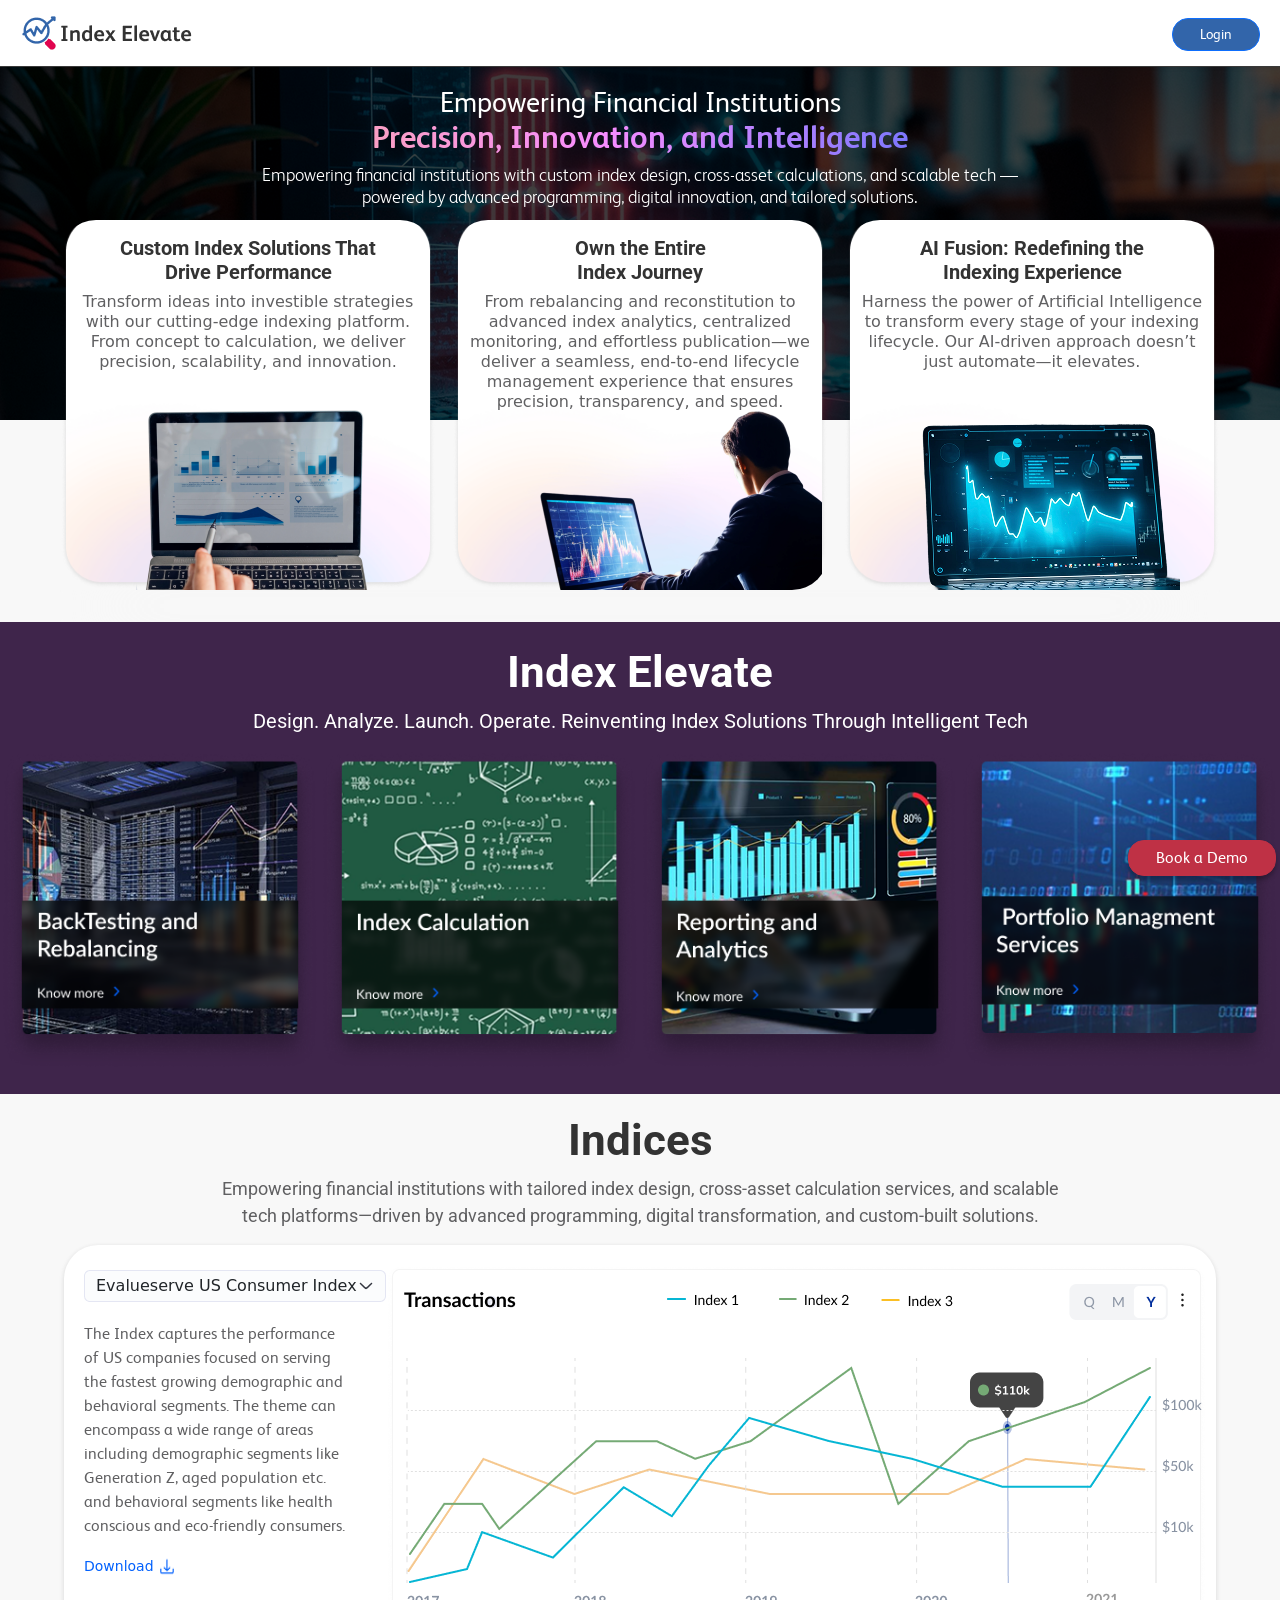
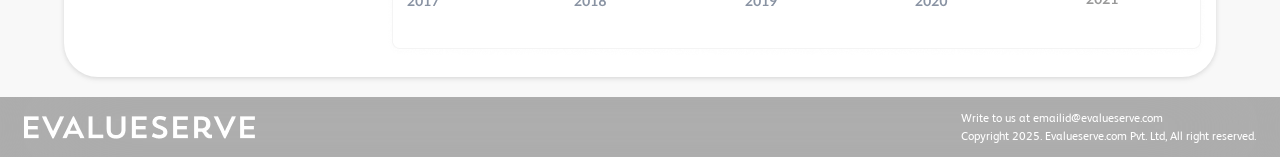
<file: index.html>
<!doctype html>
<html lang="en">
  <head>
    <meta charset="utf-8">
    <meta name="viewport" content="width=device-width, initial-scale=1">
    <title>Index Elevate</title>
    <link href="https://cdn.jsdelivr.net/npm/bootstrap@5.3.8/dist/css/bootstrap.min.css" rel="stylesheet">
    <link href="styles/style.css" rel="stylesheet">
  </head>
  <body>
    <header class="header">
        <div class="logo">
            <img src="images/logo.png" />
        </div>
        <div class="cta">
            <button type="button" onclick="window.location.href='login.html'" class="btn btn-primary btn-default mt-1">
                Login
            </button>    
        </div>
    </header>
    <div class="heroSection">
        <div class="heroSectionContent">
            <h1>Empowering Financial Institutions</h1>
        <h2>Precision, Innovation, and Intelligence</h2>
        <p>Empowering financial institutions with custom index design, cross-asset calculations, and scalable tech — <br>powered by advanced programming, digital innovation, and tailored solutions.</p>
        <div class="card-holder">
            <div class="ecard">
                <h3>Custom Index Solutions That<br> Drive Performance</h3>
                <p>Transform ideas into investible strategies with our cutting-edge indexing platform. From concept to calculation, we deliver precision, scalability, and innovation.</p>
                <img src="images/laptop.png" style="margin-top: 22px;" />
            </div>
            <div class="ecard">
                <h3>Own the Entire<br> Index Journey</h3>
                <p>From rebalancing and reconstitution to advanced index analytics, centralized monitoring, and effortless publication—we deliver a seamless, end-to-end lifecycle management experience that ensures precision, transparency, and speed.</p>
                <img src="images/card-2.png" style="margin-top: -20px;" />
            </div>
            <div class="ecard">
                <h3>AI Fusion: Redefining the <br>Indexing Experience</h3>
                <p>Harness the power of Artificial Intelligence to transform every stage of your indexing lifecycle. Our AI-driven approach doesn’t just automate—it elevates.</p>
                <img src="images/card3.png" style="margin-top: 20px;" />
            </div>
        </div>
        <div class="card-shadow"></div>
        </div>
    </div>
    <div class="contentSection">
        <h1>Index Elevate</h1>
        <p>Design. Analyze. Launch. Operate. Reinventing Index Solutions Through Intelligent Tech</p>
        <div class="slider">
            <div class="slider-item">
                <a href="login.html"><img src="images/slide-1.png" class="img-fluid" /></a>
            </div>
            <div class="slider-item">
                <img src="images/slide-2.png" class="img-fluid" />
            </div>
            <div class="slider-item">
                <img src="images/slide-3.png" class="img-fluid" />
            </div>
            <div class="slider-item">
                <img src="images/slide-4.png" class="img-fluid" />
            </div>
        </div>
    </div>
    <div class="indices">
        <h1>Indices</h1>
        <p>Empowering financial institutions with tailored index design, cross-asset calculation services, and scalable <br> tech platforms—driven by advanced programming, digital transformation, and custom-built solutions.</p>
        <div class="indices-data">
            <div class="indices-data-left">
                <div class="ddropdown">
                    Evalueserve US Consumer Index
                </div>
                <p class="indices-info">The Index captures the performance of US companies focused on serving the fastest growing demographic and behavioral segments. The theme can encompass a wide range of areas including demographic segments like Generation Z, aged population etc. and behavioral segments like health conscious and eco-friendly consumers.</p>
                <div>
                    <a href="" class="download">Download <img src="images/download.png"></a>
                </div>
            </div>
            <div class="indices-data-right">
                <img src="images/transaction-data.png">
            </div>
        </div>
    </div>
    <footer>
        <div>
            <img src="images/evs-logo-white.png">
        </div>
        <div>
            Write to us at emailid@evalueserve.com<br>
            Copyright 2025. Evalueserve.com Pvt. Ltd, All right reserved.
        </div>
    </footer>
    <div class="btn-fixed">
        <button type="button" class="btn btn-primary btn-colored">Book a Demo</button>
    </div>
  </body>
</html>
</file>
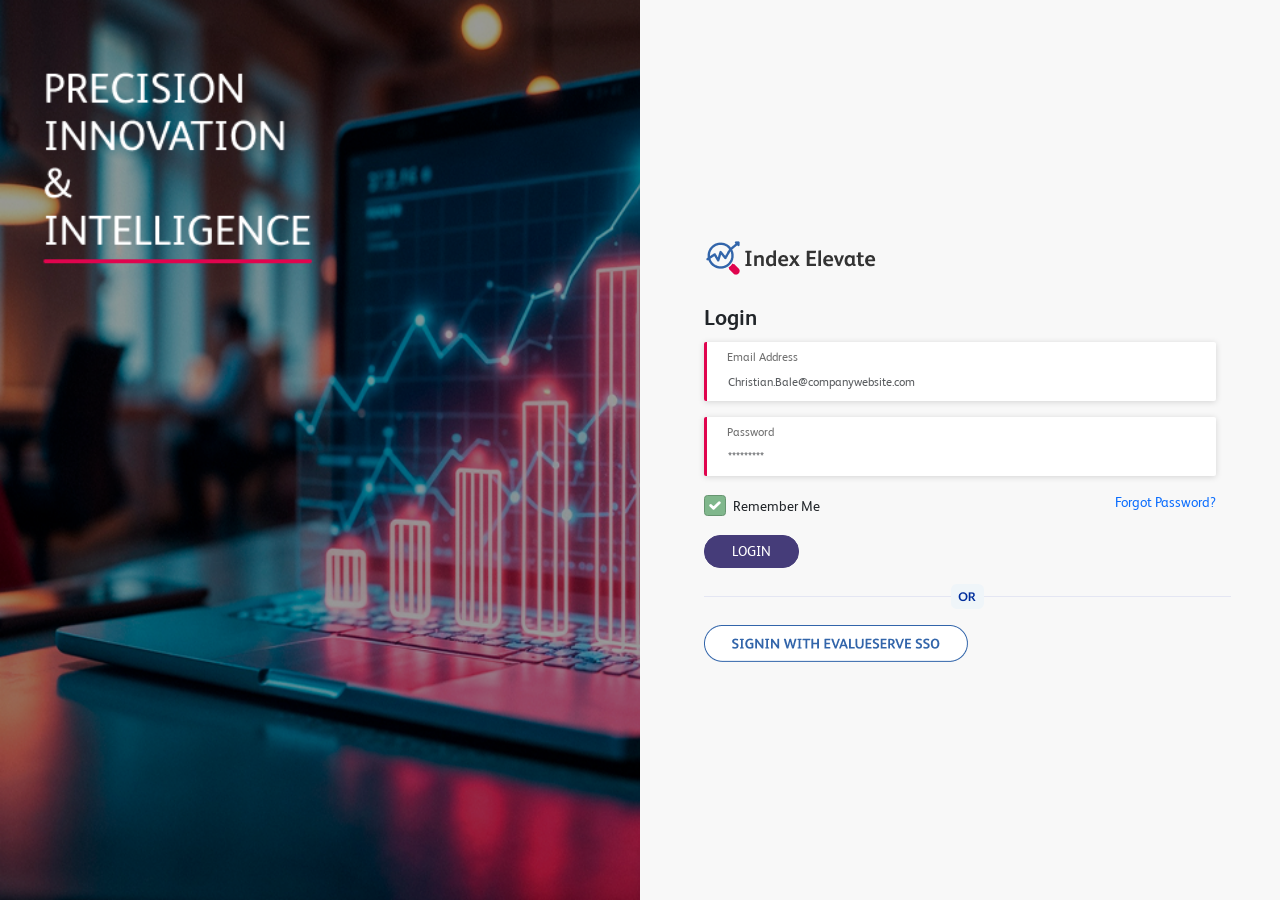
<file: login.html>
<!doctype html>
<html lang="en">

<head>
  <meta charset="utf-8">
  <meta name="viewport" content="width=device-width, initial-scale=1">
  <title>Index Elevate</title>
  <link href="https://cdn.jsdelivr.net/npm/bootstrap@5.3.8/dist/css/bootstrap.min.css" rel="stylesheet">
  <link href="styles/style.css" rel="stylesheet">
 
</head>

<body>
  <div class="loginwrapper">
    <div class="loginwrapper-left">
      <div class="loginbg" id="imageContainer"></div>
    </div>
    <div class="loginwrapper-right">
      <div class="loginform">
        <div class="logo mb-4">
          <img src="images/logo.png"  />
        </div>
        <div class="login-title mb-2">Login</div>
        <div class="mb-3 login-form-group">
          <label for="exampleFormControlInput1" class="form-label mb-0 form-label-custom">Email Address</label>
          <input type="email" class="form-control form-control-reset" id="emailField" placeholder="Christian.Bale@companywebsite.com">
        </div>
        <div class="mb-3 login-form-group">
          <label for="exampleFormControlInput1" class="form-label mb-0 form-label-custom">Password</label>
          <input type="password" class="form-control form-control-reset" id="passwordField" placeholder="*********">
        </div>
        <div class="d-flex justify-content-between mb-3">
          <div class="form-check">
            <input class="form-check-input" type="checkbox" value="" checked id="checkDefault">
            <label class="form-check-label mb-0 mt-1" for="checkDefault">
              Remember Me
            </label>
          </div>
          <div><a href="#" style="text-decoration: none;">Forgot Password?</a></div>
        </div>
        <div class="mb-3"><button class="btn btn-primary btn-default btn-login" type="submit" onclick=login()>Login</button></div>
        <div class="mb-3">
          <img src="images/or.png">
        </div>
        <div>
          <img src="images/sso-login.png" />
        </div>
      </div>
    </div>
  </div>
   <script>
    function resizeContainer() {
      const container = document.getElementById('imageContainer');
      container.style.height = window.innerHeight + 'px';
    }

    // Set on load
    resizeContainer();

    // Update on window resize
    window.addEventListener('resize', resizeContainer);

  function login() {
  const email = document.getElementById('emailField').value;
  const password = document.getElementById('passwordField').value;

  fetch('http://127.0.0.1:8000/auth/login', {
    method: 'POST',
    headers: {
      'Content-Type': 'application/json'
    },
    body: JSON.stringify({ username: email, password: password })
  })
  .then(response => {
    if (!response.ok) {
      throw new Error("Login failed with status " + response.status);
    }
    return response.json();
  })
  .then(data => {
    if (data.access) {
      // Save token in localStorage
      localStorage.setItem('access', data.access);
      localStorage.setItem('refresh', data.refresh);
      // Redirect to dashboard
      window.location.href = 'dashboard-new.html';
    } else {
      alert(data.message || "Login failed");
    }
  })
  .catch(error => {
    console.error('Error:', error);
    alert("An error occurred. Please try again.");
  });
}


  </script>
</body>

</html>
</file>
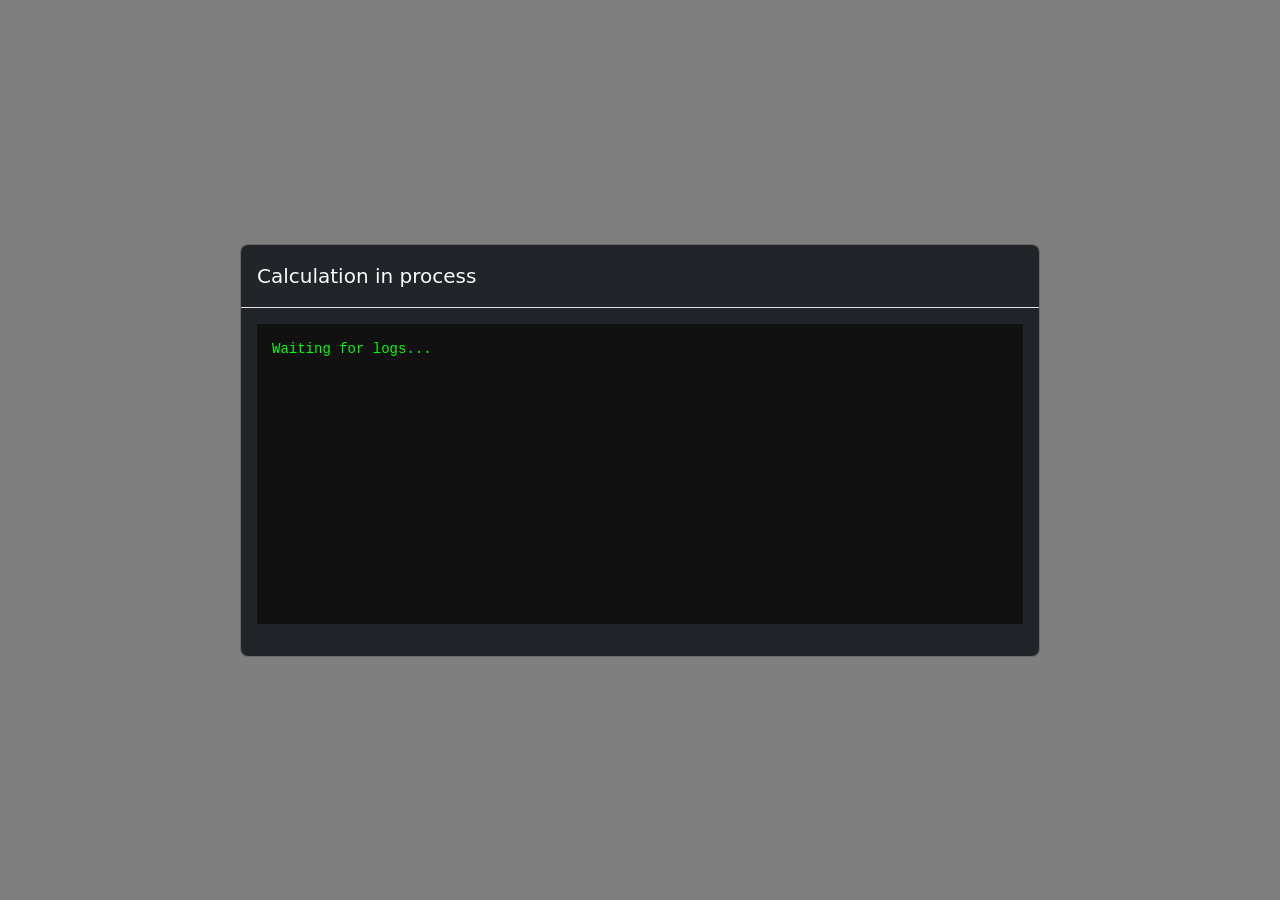
<file: modal.html>
<!DOCTYPE html>
<html lang="en">
<head>
    <meta charset="UTF-8">
    <meta name="viewport" content="width=device-width, initial-scale=1.0">
    <title>Document</title>
    <link href="https://cdn.jsdelivr.net/npm/bootstrap@5.3.2/dist/css/bootstrap.min.css" rel="stylesheet">
</head>
<body>
    <div class="modal fade" id="logModal" tabindex="-1">
  <div class="modal-dialog modal-lg modal-dialog-centered">
    <div class="modal-content bg-dark text-light">

      <div class="modal-header">
        <h5 class="modal-title">Calculation in process</h5>
      </div>

      <div class="modal-body">
        <pre id="logs"
          style="
            background:#111;
            color:#0f0;
            padding:15px;
            height:300px;
            overflow-y:auto;
            white-space: pre-wrap;
          ">
Waiting for logs...
        </pre>
      </div>

    </div>
  </div>
</div>

<!-- Bootstrap JS -->
<script src="https://cdn.jsdelivr.net/npm/bootstrap@5.3.2/dist/js/bootstrap.bundle.min.js"></script>

<!-- Your SSE + modal logic -->
<script>
const params = new URLSearchParams(window.location.search);
const jobId = params.get("job_id");

const logsEl = document.getElementById("logs");

const modal = new bootstrap.Modal(document.getElementById("logModal"), {
    backdrop: "static",
    keyboard: false
});
modal.show();

const eventSource = new EventSource(
    `http://127.0.0.1:8000/dashboard/stream-logs/${jobId}`
);

eventSource.onmessage = function (event) {
    if (event.data === "DONE") {
        eventSource.close();
        setTimeout(() => {
            modal.hide();
             modal.hide();
        }, 1500);
        return;
    }

    logsEl.textContent += event.data + "\n";
    logsEl.scrollTop = logsEl.scrollHeight;
};

eventSource.onerror = function () {
    eventSource.close();
};

modalEl.addEventListener("hidden.bs.modal", async () => {
    try {
        const response = await fetch(`http://127.0.0.1:8000/api/report/${jobId}`);
        if (!response.ok) throw new Error("Failed to fetch report");

        const reportData = await response.json();
        console.log("Report fetched:", reportData);


        // Redirect
        window.location.href = "/reports.html";
    } catch (err) {
        console.error("Error fetching report:", err);
        alert("Could not fetch report data.");
    }
});

</script>
</body>
</html>
</file>
<file: styles/style.css>
@import url('https://fonts.googleapis.com/css2?family=Roboto:ital,wght@0,100..900;1,100..900&display=swap');

@font-face {
    font-family: "FSAlbert Bold";
    src: url('fonts/FSAlbert-Bold.eot');
    src: url('fonts/FSAlbert-Bold.eot?#iefix') format('embedded-opentype'),
        url('fonts/FSAlbert-Bold.svg#Brandon Grotesque Regular') format('svg'),
        url('fonts/FSAlbert-Bold.woff') format('woff'),
        url('fonts/FSAlbert-Bold.ttf') format('truetype');
    font-weight: normal;
    font-style: normal;
}

@font-face {
    font-family: 'FS Albert';
    src: url("fonts/FSAlbert-Regular.eot");
    src: url('fonts/FSAlbert-Regular.eot?#iefix') format('embedded-opentype'),
        url('fonts/FSAlbert-Regular.woff') format('woff'),
        url('fonts/FSAlbert-Regular.ttf') format('truetype'),
        url('fonts/FSAlbert-Regular.svg#FSAlbert') format('svg');
    font-weight: normal;
    font-style: normal;
}

@font-face {
    font-family: 'FS Albert Light';
    src: url("fonts/FSAlbert-Light.eot");
    src: url('fonts/FSAlbert-Light.eot?#iefix') format('embedded-opentype'),
        url('fonts/FSAlbert-Light.woff') format('woff'),
        url('fonts/FSAlbert-Light.ttf') format('truetype'),
        url('fonts/FSAlbert-Light.svg#FSAlbert') format('svg');
    font-weight: normal;
    font-style: normal;
}

body {
    background-color: #f8f8f8;
}

.header {
    display: flex;
    justify-content: space-between;
    padding: 14px 20px;
    background-color: #fff;
    box-shadow: 1px 1px 7px rgb(0 0 0 / 15%);
    z-index: 1;
    position: relative;
}

.header-v2 {
    display: flex;
    justify-content: space-between;
    padding: 14px 25px;
    box-shadow: 1px 1px 7px rgb(0 0 0 / 15%);
    z-index: 3;
    width: 100%;
    background-image: url(../images/header-bg.png);
    background-repeat: no-repeat;
    min-height: 61px;
    background-size: cover;
    transition: background 0.3s ease;
}

.header-blur {
    backdrop-filter: blur(42px);
    z-index: 10;
}

.btn-header {
    cursor: pointer;
    width: 150px;
    background-color: transparent;
    height: 40px;
    display: inline-flex;
    position: absolute;
    right: 44px;
    top: 10px;
    border-radius: 16px;
}

.btn-default {
    background-color: #3265AA;
    font-size: 14px;
    border-radius: 16px;
    padding: 5px 27px;
    list-style: normal;
    font-family: 'FS Albert';
}

.btn-login {
    background-color: #453C79;
    border-color: #453C79;
    text-transform: uppercase;
}

.btn-login:hover {
    background-color: #352e64;
    border-color: #352e64;
}

.btn-form {
    background-color: #7D77A2;
    font-size: 14px;
    border-radius: 16px;
    padding: 3px 27px 4px 27px;
    list-style: normal;
    font-family: 'FS Albert';
    border-color: #7D77A2;
}

.btn-plain {
    background-color: #fff;
    font-size: 14px;
    border-radius: 16px;
    padding: 5px 27px;
    list-style: normal;
    font-family: 'FS Albert';
    border-color: #453C79;
    color: #453C79;
}

.btn-submit {
    background-color: #453C79;
    font-size: 14px;
    border-radius: 16px;
    padding: 5px 27px;
    list-style: normal;
    font-family: "FSAlbert Bold";
    border-color: #453C79;
    color: #ffffff;
}

.btn-form:hover {
    background-color: #454f68;
    border-color: #454f68;
}

.form-sep {
    background-color: #E3E3E3CC;
    height: 1px;
    width: 100%;
    margin: 15px 0;
}

.heroSection {
    background-image: url(../images/hero-bg.png);
    background-repeat: no-repeat;
    background-position: top;
}

.heroSectionContent {
    width: 1160px;
    margin: 0 auto;
    padding: 20px 0 0 0;
}

.heroSectionContent h1 {
    font-size: 28px;
    color: white;
    font-family: 'FS Albert';
    text-align: center;
    margin: 0;
}

.heroSectionContent h2 {
    font-size: 32px;
    color: white;
    margin: 0;
    font-family: 'FSAlbert Bold';
    text-align: center;
    color: #cca66f;
    background-image: linear-gradient(90deg, #FFB774 0%, #F68DFF 47%, #0261FD 100%);
    background-clip: text;
    -webkit-background-clip: text;
    -webkit-text-fill-color: transparent;
    line-height: 36px;
}

.heroSectionContent>p {
    font-size: 18px;
    font-family: 'FS Albert Light';
    line-height: 22px;
    color: #fff;
    text-align: center;
    margin-bottom: 12px;
    margin-top: 8px;
}

.card-holder {
    display: flex;
    gap: 16px;
}

.ecard {
    border-radius: 36px;
    width: 100%;
    padding: 16px 16px 0px 16px;
    background-image: url(../images/card-1-bg.png);
    background-position: bottom;
    background-repeat: no-repeat;
    background-size: cover;
    text-align: center;
    overflow: hidden;
}

.ecard h3 {
    font-family: Roboto;
    font-size: 20px;
    line-height: 24px;
    color: #333333;
    font-weight: 700;
}

.ecard>p {
    font-size: 16px;
    line-height: 20px;
    color: #606062;
    font-weight: 400;
}

.card-shadow {
    backdrop-filter: blur(50px);
    width: 100%;
    height: 32px;
}

.contentSection {
    width: 100%;
    background-color: #3F254B;
    padding: 24px 0;
}

.contentSection>h1 {
    font-size: 44px;
    font-weight: 700;
    font-family: Roboto;
    color: #fff;
    text-align: center;
}

.contentSection>p {
    font-family: Roboto;
    font-size: 20px;
    text-align: center;
    color: #fff;
}

.slider {
    display: flex;
}

.indices {
    padding: 20px 0;
}

.indices>h1 {
    font-size: 44px;
    font-weight: 700;
    font-family: Roboto;
    color: #333333;
    text-align: center;
}

.indices>p {
    font-family: Roboto;
    font-size: 18px;
    text-align: center;
    color: #606062;
}

.indices-data {
    width: 90%;
    margin: 0 auto;
    min-height: 424px;
    background-color: #fff;
    box-shadow: 0px 2px 6px 0px #11111112, 0px 1px 4px 0px #11111112;
    border-radius: 34px;
    padding: 20px;
    display: flex;
}

.indices-data-left {
    width: 30%;
    padding-top: 5px;
}

.indices-data-right {}

.indices-info {
    font-size: 16px;
    color: #606062;
    font-family: 'FS Albert';
    padding: 0 36px 0 0;
}

.ddropdown {
    background-image: url(../images/drodpdown-bg.png);
    background-repeat: no-repeat;
    width: 302px;
    height: 32px;
    display: flex;
    align-items: center;
    padding-left: 12px;
    margin-bottom: 20px;
}

.download {
    font-size: 14px;
    color: #0261FD;
    text-decoration: none;
    display: inline-flex;
    gap: 4px;
}

footer {
    font-size: 12px;
    color: #ffffff;
    font-family: 'FS Albert';
    display: flex;
    background-color: rgba(0, 0, 0, 0.30);
    justify-content: space-between;
    padding: 12px 24px;
    align-items: center;
        backdrop-filter: blur(60px);
}

.btn-colored {
    background: #BF3145;
    border-color: #BF3145;
    font-size: 16px;
    border-radius: 16px;
    padding: 5px 27px;
    list-style: normal;
    font-family: 'FS Albert';
    box-shadow: 0px 4px 4px 0px #00000040;
}

.btn-fixed {
    position: fixed;
    right: 4px;
    bottom: 24px;
    z-index: 10;
}

.loginwrapper {
    width: 100%;
    display: flex;
    align-items: center;
}

.loginwrapper-left {
    width: 50%;
}

.loginwrapper-right {
    width: 50%;
}

.loginform {
    width: 80%;
    margin-left: auto;
    margin-right: auto;
}

.login-title {
    font-family: "FSAlbert Bold";
    font-size: 22px;
}

.loginbg {
    background-image: url(../images/login-bg.png);
    background-repeat: no-repeat;
    background-size: cover;
}

.form-control-reset {
    border-color: transparent !important;
    padding: .375rem 0 !important;

}

.form-control-reset:focus {
    box-shadow: none;
}

.login-form-group {
    background: #fff;
    box-shadow: 0 1px 6px #00000026;
    padding: .25rem 1.25rem;
    border-radius: 2px;
    position: relative;
    border-left: 3px solid #E0044E;
}

.form-label-custom {
    font-size: 13px;
    color: #333333;
    font-family: 'FS Albert';
}

.form-control-reset {
    color: #33333380;
    font-size: 13px;
    font-family: 'FS Albert';
    padding: .10rem 0 !important;
}

.loginform {
    font-size: 14px;
    font-family: 'FS Albert';
}

/* Sidebar and Dashboard Page */
.sidebar {
    background-color: #191D27;
    width: 64px;
    min-width: 64px;

}

.sidebar ul {
    margin: 0 0 0 10px;
    padding: 20px 0;
    list-style: none;
    display: flex;
    flex-direction: column;

}

.sidebar ul li {
    position: relative;
    padding: 8px 0;
    cursor: pointer;

}

.sidebar ul li .nav-side {
    background-repeat: no-repeat;
    padding: 6px 8px 12px 12px;
    cursor: pointer;
    border-radius: 8px;
    transition: background .6s ease-out;
    margin-right: 6px;
    width: 40px;
    height: 40px;
    display: inline-block;
}


.sidebar ul li:hover .nav-side {
    background-color: #fff;
}

.sidebar.expanded ul li:not(:first-child):hover {
    background-color: #fff;
}

.sidebar.expanded ul li.active {
    background-color: #fff;
}

.sidebar.expanded ul li.active .nav-lable {
    color: #191D27;
}

.sidebar ul li:hover .nav-side svg path {
    fill: #191D27;
}

.sidebar ul li.active .nav-side {
    background-color: #fff;
}

.sidebar ul li.active .nav-side svg path {
    fill: #191D27;
}

/* .sidebar.expanded ul li:hover::before {
    content: "";
    position: absolute;
    left: -10px;
    top: -10px;
    width: 104%;
    height: 175%;
    background-color: #F3F0F0;
} */

.anglesvg {
    transition: transform 0.3s ease;
}

.sidebar.expanded .nav-lable {
    display: inline-block;
    /* show when expanded */
}

.anglesvg.rotate {
    transform: rotate(180deg);
    /* flip the arrow */
}

.nav-lable {
    display: none;
    font-size: 16px;
    color: #CDCDCD;
    font-family: 'FS Albert';
}

.sidebar.expanded ul li:hover svg path,
.sidebar.expanded ul li:hover .nav-lable {
    color: #191D27;
    fill: #191D27;
    vertical-align: middle;
}

.inner-page {
    min-height: 90vh;
}

.contentAreaMid {
    display: flex;
}

.contents {}

.widget {
    border: 1px solid #E3E3E3;
    background-color: #fff;
    box-shadow: 0px 0px 8px 0px #00000029;
    border-radius: 4px;
    padding: 10px 0;
}

.contentAreaTop {
    background-color: #f6e1e8;
    display: flex;
}

.contentAreaTop-left {
    background-color: #E0044ECC;
    padding: 10px 14px;
    font-size: 14px;
    font-family: "FSAlbert Bold";
    color: #fff;
    position: relative;
}

.contentAreaTop-left::after {
    left: 100%;
    top: 50%;
    border: solid transparent;
    content: "";
    height: 0;
    width: 0;
    position: absolute;
    pointer-events: none;
    border-color: rgba(136, 183, 213, 0);
    border-left-color: #E0044ECC;
    border-width: 12px;
    margin-top: -12px;
}

.contentAreaTop-right {
    padding: 10px 14px 10px 24px;
    font-size: 14px;
    font-family: 'FS Albert';
    color: #333;
}

.filterBlock {
    width: 100%;
    display: flex;
    background-color: #454f68;
    border: 1px solid #454f68;
    border-radius: 4px;
    border-bottom-left-radius: 0;
    border-bottom-right-radius: 0;
    color: #fff;
    font-size: 14px;
    font-family: 'FS Albert';
    padding: 12px;
}

.filterBlock2 {
    width: 100%;
    display: flex;
    background-color: #454F68E5;
    border: 1px solid #454F68E5;
    border-radius: 4px;
    border-top-left-radius: 0;
    border-top-right-radius: 0;
    color: #fff;
    font-size: 14px;
    font-family: 'FS Albert';
    padding: 8px 12px;
}

.filterBlocktab {
    list-style: none;
    display: flex;
    margin: 0;
    padding: 0;
}

.filterBlocktab li {
    border: 1px solid #6b82a6;
    color: #D4D4D4;
    padding: 2px 12px;
    border-right: 0;
    cursor: pointer;
    font-size: 13px;
    display: inline-flex;
    align-items: center;
}

.filterBlocktab li:first-child {
    border-top-left-radius: 6px;
    border-bottom-left-radius: 6px;
}

.filterBlocktab li:last-child {
    border-top-right-radius: 6px;
    border-bottom-right-radius: 6px;
    border-right: 1px solid #6b82a6;
}

.filterBlocktab li:hover {
    background-color: #2196f3;
    color: #ffffff;
}

.filterBlocktab li.active {
    background-color: #2196f3;
    color: #ffffff;
}
.filterBlocktab li:hover svg path {
    fill: #fff;
}
.filterBlocktab li.active svg path {
    fill: #fff;
}
.filterBlock h4 {
    font-size: 14px;
    font-family: "FSAlbert Bold";
}

.add-filter {
    text-decoration: none;
    color: #fff;
}

.contentAreaMid {
    flex-basis: 100%;
    max-width: 100%;
}

.contentAreaMid-right {
    flex-basis: 25%;
    max-width: 25%;
}

.font-bold {
    font-family: "FSAlbert Bold";
}

.font-regular {
    font-size: 14px;
    font-family: 'FS Albert';
}

.form-check-input:checked {
    background-color: #2196F3;
    border-color: #ffffff;
}

.form-check-input:focus {
    border-color: #d8dbde;
    outline: 0;
    box-shadow: none;
}

.form-check-input {
    width: 2.75em !important;
    height: 1.5em;
}

.ticketScroller {
    list-style: none;
    margin: 0;
    padding: 0 22px;
    min-width: 252px;
}

.ticker {
    padding: 0;
}

.ticker h5 {
    font-family: "FSAlbert Bold";
    font-size: 16px;
}

.tickerItem {
    display: flex;
    justify-content: flex-start;
    gap: 4px;
    position: relative;
    margin-bottom: 10px;
    padding: 10px 0;
    transition: background .6s ease-out;
}

li.tickerItem:before {
    content: "";
    position: absolute;
    width: 108%;
    left: -3%;
    top: 0;
    height: 108%;
    z-index: -1;
    border-radius: 4px;
    transition: background .3s ease-out;
}

li.tickerItem:hover:before {
    background: #fff;
}

.tickerItem::after {
    content: "";
    position: absolute;
    width: 100%;
    height: 1px;
    background-color: #E3E3E3CC;
    bottom: -10px;
}

.ticker-logo {
    width: 42px;
    height: 42px;
    line-height: 36px;
    background-color: #fff;
    box-shadow: 0px 0px 4px 0px #0000000D;
    border-radius: 50%;
    text-align: center;
}

.ticker-info {
    line-height: 20px;
    display: grid;
    grid-template-columns: auto auto;
    column-gap: 6px;
    justify-items: start;
    cursor: pointer;
}

.ticker-info .company {
    grid-column: 1 / -1;
    /* company spans full width (first line) */
}

.ticker-info .company {
    font-size: 14px;
    font-family: "FSAlbert Bold";
    white-space: nowrap;
    text-overflow: ellipsis;
    overflow: hidden;
    width: 100%;
}

.ticker-info .value {
    font-size: 12px;
    font-family: "FSAlbert Bold";
    color: #333333CC;
}

.ticker-updown {
    margin-left: auto;
}

.ticker-info .increase {
    font-size: 12px;
    font-family: 'FS Albert';
    color: #00C853;
    margin-left: 10px;
}

.ticker-info .decrease {
    font-size: 12px;
    font-family: 'FS Albert';
    color: #FF3B30;
    margin-left: 10px;
}

.form-heading {
    position: relative;
    font-size: 14px;
    color: #333;
    padding: 0 0 0 24px;
    font-family: "FSAlbert Bold";
    line-height: 26px;
}

.form-heading::before {
    content: "";
    position: absolute;
    width: 8px;
    height: 100%;
    background-color: #E42F6C;
    border-top-left-radius: 3px;
    border-bottom-left-radius: 3px;
    left: 8px;
}

.custom-select {}

.form-select {
    font-size: 12px;
    font-family: 'FS Albert';
    padding: 3px 8px;
}

.form-select:focus {
    border-color: #86b7fe;
    outline: 0;
    box-shadow: none;
}

.widgetCTA {
    box-shadow: 0px 0px 8px 0px #00000029;
    display: flex;
    padding: 10px 12px;
    background-color: #fff;
    justify-content: space-between;
    position: sticky;
    bottom: 0;
}

.cta2 {
    background-image: url(../images/button-book.png);
    background-repeat: no-repeat;
    width: 278px;
    height: 127px;
    display: inline-block;
    position: absolute;
    right: 0;
    top: 0;
    transition: all .3s ease-in-out;
}
.cta2:hover {
    transform: scale(1.08);
}

.nav-link-tab {
    color: #D4D4D4;
}

.nav-link-tab:focus,
.nav-link-tab:hover {
    color: #D4D4D4;
}

.nav-tabs .nav-item.show .nav-link,
.nav-tabs .nav-link.active {
    color: #ffffff;
    background-color: #454F68;
    border-color: transparent;
}

.nav-tabs .nav-link {
    border: transparent;
}

.nav-tabs {
    border-bottom: 0;
}

.tab-content:before {
    content: "";
    width: 100%;
    position: absolute;
    left: 0;
    top: 0;
    background: #75809D;
    height: 1px;
}

.tab-content {
    position: relative;
    width: 100%;
    padding: 14px 0;
}

.sidebar-header.d-flex {
    padding: 10px 14px;
    border-bottom: 1px solid #D3DAE6;
    justify-content: space-between;
}

#closeSidebar {
    cursor: pointer;
}

.sidebar-title {
    font-family: "FSAlbert Bold";
    font-size: 16px;
}

.tags {
    display: flex;
    flex-wrap: wrap;
    gap: 8px;
}

.tags span {
    border-radius: 6px;
    border: 1px solid #7D77A2;
    color: #7D77A2;
    padding: 6px 12px;
    font-family: 'FS Albert';
    font-size: 14px;
}

.tagsInner {
    display: block;
}

.tagsInner span {
    border-radius: 6px;
    border: 1px solid #7D77A2;
    color: #7D77A2;
    padding: 4px 8px;
    font-family: 'FS Albert';
    font-size: 12px;
    display: inline-block;
    margin-right: 6px;
    margin-bottom: 6px;
    cursor: pointer;
}

.tags span:hover {
    background-color: #2196f3;
    border-color: #2196f3;
    color: #ffffff;
}

.tags span.selected {
    background-color: #2196f3;
    border-color: #2196f3;
    color: #ffffff;
}

.divider-row {
    border-bottom: 1px solid #CCCCCCCC;
}

.autosave {
    position: fixed;
    right: -220px;
    /* off-screen initially */
    top: 62px;
    z-index: 10;
    width: 184px;
    box-shadow: 0px 4px 7px rgba(0, 0, 0, 0.2);
    padding: 14px;
    border-radius: 5px;
    color: #141414;
    font-size: 14px;
    background: #fff;
    display: flex;
    align-items: center;
    gap: 6px;
    border: 1px solid #9bddaa;
    opacity: 0;
    transition: right 0.5s ease, opacity 0.5s ease;
}

.autosave.show {
    right: 62px;
    /* slide in */
    opacity: 1;
}

.form-control {
    font-size: 12px;
    font-family: 'FS Albert';
    color: rgba(0, 0, 0, 0.8);
    height: 30px;
}

.form-control:focus {
    border-color: #86b7fe;
    outline: 0;
    box-shadow: none;
}

.form-label {
    font-size: 12px;
    color: #707070;
    margin-bottom: 2px;
    font-family: 'FS Albert';
}

.expand-collapse {
    position: absolute;
    right: 20px;
    cursor: pointer;
}

.container-fluid.hidden {
    display: none;
}

.form-heading.collapsed .expand-collapse img {
    transform: rotate(180deg);
    transition: transform 0.3s ease;
}

.table.custom-table {
    border-collapse: collapse;
    /* merge borders */
    width: 100%;
    font-family: 'FS Albert';
    font-size: 13px;
    border-radius: 4px;
}

.table.custom-table th,
.table.custom-table td {
    border: 1px solid #CCCCCC;
    padding: 6px;
    text-align: left;
    font-weight: normal;
}

.table.custom-table thead th {
    background-color: #f8f9fa;
    text-align: center;
}

.table.custom-table2 {
    border-collapse: collapse;
    /* merge borders */
    width: 100%;
    font-family: 'FS Albert';
    font-size: 13px;
    border-radius: 4px;
    table-layout: auto;
}

.table.custom-table2 th,
.table.custom-table2 td {
    border: 1px solid #B9B9B9;
    padding: 6px;
    text-align: left;
    font-weight: normal;
    background-color: transparent !important;
    height: 30px;
}

.table.custom-table2 thead th {
    background-color: transparent !important;
    text-align: center;
    color: #F5F5F5;
    font-family: "FSAlbert Bold";
}

.nav-tabs2 .nav-item.show .nav-link {
    color: #fff;
    background-color: transparent;
    border-color: transparent;
    font-size: 14px;
}

.nav-tabs2 .nav-link.active {
    color: #fff;
    background-color: transparent;
    border-color: #fff;
    font-size: 14px;
    border-bottom: 1px solid #fff;
}

.nav-tabs2 .nav-link:focus,
.nav-tabs2 .nav-link:hover {
    color: #ffffff;
}

.nav-tabs2 .nav-link {
    color: #D4D4D4;
    padding: 3px 0;
    margin: 0 16px;
}

.nav-tabs2 .nav-link:first-child {
    margin-left: 0;
}

.tab-content2:before {
    content: "";
    width: 100%;
    position: absolute;
    left: 0;
    top: 0;
    background: transparent;
    height: 1px;
}

/* By Nisha */
.panel span {
    color: #ffffff;
}

.panel-header {
    display: flex;
    justify-content: space-between;
    align-items: center;
    margin-bottom: 10px;
    font-family: "FSAlbert Bold";
    font-size: 14px;
}

.input-group {
    border: 1px solid #cccccc;
    border-radius: 6px;
    height: 28px;
}

.customRadio {
    display: flex;
    align-items: center;
    margin-right: 15px;
}

.customRadio .form-check-input {
    width: 16px !important;
    height: 16px;
}

.input-group-text {
    color: #f5f5f5;
    background-color: transparent;
    border: none;
    border-right: 1px solid #cccccc;
    font-size: 14px;
    padding: 1px 10px;
    height: 24px;
}

.input-group input[type="text"] {
    color: #f5f5f5;
}

.input-group input[type="text"]:focus {
    box-shadow: none;
}

.input-group input[type="text"]::placeholder {
    font-size: 14px;
    color: rgba(245, 245, 245, 0.5);
}

.input-group .form-control {
    background-color: transparent;
    border: none;
    height: 28px;
}

.custom-form-select {
    background-color: transparent;
    color: #f5f5f5;
    font-size: 14px;
    height: 32px;
    padding: 5px 10px;
    appearance: none;
    /* Remove default styling */
    background-image: url("data:image/svg+xml;charset=UTF-8,%3Csvg xmlns='http://www.w3.org/2000/svg' width='16' height='16' fill='white' class='bi bi-chevron-down' viewBox='0 0 16 16'%3E%3Cpath fill-rule='evenodd' d='M1.646 4.646a.5.5 0 0 1 .708 0L8 10.293l5.646-5.647a.5.5 0 0 1 .708.708l-6 6a.5.5 0 0 1-.708 0l-6-6a.5.5 0 0 1 0-.708z'/%3E%3C/svg%3E");
    background-repeat: no-repeat;
    background-position: right 0.75rem center;
    background-size: 16px 16px;
}

.input-group-text.Multi-Selection {
    width: 60px;
}


.form-control-filter::placeholder {
    color: #f5f5f5 !important;
    font-size: 12px !important;
}

.form-control-filter {
    color: #f5f5f5 !important;
    font-size: 12px !important;
    padding-left: 0px;
    padding-right: 0px;
}

.heading {
    display: flex;
    align-items: center;
    gap: 8px;
    font-size: 18px;
    font-family: "FSAlbert Bold";
    color: #333333;
}

.heading.subHeading {
    font-size: 14px;
    margin-bottom: 10px;
}

.cursor-pointer {
    cursor: pointer;
}

.loginform .form-check-input:checked {
    background-color: #80b78c;
    border-color: #679571;
}

.loginform .form-check-input {
    width: 1.55em !important;
    height: 1.5em;
    margin-right: 7px;
}

.filterText {
    font-size: 13px;
    color: #F5F5F5;
    font-family: 'FS Albert';
    margin-bottom: 1rem;
}

.table.custom-table3 {
    border-collapse: collapse;
    /* merge borders */
    width: 100%;
    font-family: 'FS Albert';
    font-size: 13px;
    border-radius: 4px;
    table-layout: auto;
}

.table.custom-table3 th,
.table.custom-table3 td {
    border: 1px solid #75809d;
    padding: 6px;
    text-align: left;
    font-weight: normal;
    background-color: transparent !important;
    height: 30px;
}

.table.custom-table3 thead th {
    background-color: transparent !important;
    text-align: center;
    color: #F5F5F5;
    font-family: "FSAlbert Bold";
}

#uploaduniversebtn>span {
    background-color: #fff;
    border-radius: 6px;
    background-image: url(../images/uploadicon.svg);
    background-repeat: no-repeat;
    padding: 7px 48px 7px 12px;
    color: #343741;
    font-size: 14px;
    display: inline-block;
    background-position: 142px 8px;
    cursor: pointer;
}

#downloadbtn a {
    font-size: 13px;
    color: #F5F5F5;
    font-family: 'FS Albert';
    text-decoration: underline;   
}
.panel .custom-form-select option {
    color: #333;
}

.form-operator {
    max-width: 95px;
    border: 0;
}

.mwid-60 {
    min-width: 60px;
}

.panel * {
    font-size: 12px;
}

.customRadio {
    margin-right: 6px;
}

.form-operator {
    padding: 3px 10px !important;
    height: 27px;
}


/* Homepage New */
section {
    height: 100vh;
    display: flex;
    align-items: center;
    justify-content: center;
    color: white;
    position: relative;
    padding-top: 70px;
    /* offset for header */
}

/* Section 1 with video background */
.section1 {
    position: relative;
    overflow: hidden;
}

.section1 video {
    position: absolute;
    top: 0;
    left: 0;
    width: 100%;
    height: 100%;
    object-fit: cover;
    z-index: -1;
    /* behind content */
}

.section1 .content-top {
    position: absolute;
    left: 22px;
    top: 36px;
    z-index: 1;
}

.content-top h1 {
    font-size: 36px;
    line-height: 62px;
    color: white;
    font-family: 'FS Albert';
    margin-bottom: 7px;
    letter-spacing: -1.98px;
}

.content-top h2 {
    font-size: 48px;
    color: white;
    margin: -5px 0 -2px 0;
    font-family: 'FSAlbert Bold';
    text-align: left;
    color: #cca66f;
    background-image: linear-gradient(90deg, #FFB774 0%, #F68DFF 47%, #0261FD 100%);
    background-clip: text;
    -webkit-background-clip: text;
    -webkit-text-fill-color: transparent;
    line-height: 52px;
    letter-spacing: -1.98px;
}

.content-top .homedesc {
    font-size: 20px;
    color: #FFFFFF;
    line-height: 24px;
    margin-top: 15px;
    margin-bottom: 14px;
        /* max-width: 67%; */
}

.button-content {
    background-image: url(../images/btn-2bg.png);
    width: 195px;
    height: 41px;
    color: #fff;
    font-size: 16px;
    border: 0;
    background-color: transparent;
    transition: all .3s ease-in-out;
    margin-top: 8px;
}
.button-content:hover {
    transform: scale(1.08);
}
.section1 .overlay {
    position: absolute;
    top: 0;
    left: 0;
    width: 100%;
    height: 100%;
    background: rgba(0, 0, 0, 0.4);
    z-index: -1;
}

.content-bottom {
    display: flex;
    position: absolute;
    top: 360px;
    right: 36px;
    gap: 26px;
}

.content-bottom .card-new {
    display: flex;
    flex-direction: column;
    background-image: url(../images/card-bg.png);
    background-repeat: no-repeat;
    font-size: 16px;
    font-family: 'FS Albert';
    align-items: flex-start;
    width: 222px;
    height: 130px;
    padding: 16px;
    cursor: pointer;
    transition: all 0.3s ease; /* smooth animation */
    position: relative;
    overflow: hidden;
}

.card-border {
  position: absolute;
  inset: 0;
  width: 100%;
  height: 100%;
  pointer-events: none;
}

.border-stroke {
  stroke-width: 2;
  stroke-dasharray: 700;
  stroke-dashoffset: 700;
  transition: stroke-dashoffset 1s linear;
}

/* animate on hover */
.card-new:hover .border-stroke {
  stroke-dashoffset: 0;
}
.card-container:hover .card-new:not(:hover) {
  transform: scale(0.95);
  opacity: 0.9;
}
.card-new:hover {
  transform: translateY(-3px) scale(1.10);
  z-index: 2;
}
.content-bottom .card-new-title {
    font-family: 'FS Albert';
    font-size: 16px;
    margin-top: 9px;
}

.section2 {
    position: relative;
    background-color: rgb(0 15 38 / 100%);
    align-items: flex-start;
    justify-content: flex-start;
    padding: 0;
    height: calc(100vh + 120px);
    overflow: hidden;
    padding-top: 40px;
    padding-bottom: 40px;
}

/* .section2::before {
    content: "";
    position: absolute;
    top: -106px;
    left: 0;
    width: 100%;
    height: 100%;
    background-color: #000f26;
    z-index: -1;
} */

.bg-filler {
    background-color: rgb(0 15 38 / 100%);
    width: 100%;
    height: 70px;
    margin-top: -242px;
}
@media only screen and (max-width: 1366px) {
    .bg-filler {
        margin-top: -174px;
    }
}

.section2 .content-1 {
    left: 25px;
    max-width: 64%;
    position: absolute;
}

.section2 .content-1 h3 {
    font-size: 44px;
    line-height: 72px;
    font-family: "FSAlbert Bold";
    font-weight: normal;
}
.section2 .content-1 h3 span {
    font-family: 'FS Albert Light';
}
.section2 .content-1 p {
    font-size: 20px;
    line-height: 24px;
    color: #fff;
    font-family: 'FS Albert';
}

.check {
    width: 60px;
    height: 60px;
    line-height: 60px;
    border-radius: 50%;
    text-align: center;
    display: inline-block;
    background-color: #fff;
    position: absolute;
    left: 0;
    top: 0;
    bottom: 0;
    margin-top: auto;
    margin-bottom: auto;
}

.section3 {
    position: relative;
    background-color: rgb(0 15 38 / 100%);
    align-items: flex-start;
    justify-content: flex-start;
    padding: 0 0 40px 0;
    display: flex;
    flex-direction: column;
    height: 100%;
    margin-top: -98px;
}

.indices-content {
    text-align: center;
    width: 100%;
    display: flex;
    flex-direction: column;
}
.indices-content h1 {
    font-size: 44px;
    line-height: 72px;
    color: #fff;
    font-family: "FSAlbert Bold";
    letter-spacing: -1.98px;
}

.indices-content p {
    font-family: 'FS Albert';
    font-size: 20px;
    line-height: 24px;
    color: #fff;
}
.ai-enabled {
    background-image: url(../images/ai-enabled.png);
    background-repeat: no-repeat;
    background-size: cover;
    width: 100%;
    max-width: 1200px;
    min-height: 590px;
    display: flex;
    align-items: center;
    gap: 25px;
    margin-left: auto;
    margin-right: auto;
    border-radius: 16px;
}
.chart {
    width: 68%;
    background-image: url(../images/chart-bg.png);
    background-repeat: no-repeat;
    background-size: cover;
    min-height: 465px;
    padding: 20px;
    margin-left: -60px;
    border-radius: 16px;
}
.ai-enabled-data {
    width: 28%;
}
.ai-enabled-data  h4 {
    font-family: "FSAlbert Bold";
font-size: 48px;
line-height: 72px;
letter-spacing: -1.98px;
color: rgba(255, 255, 255, 0.4);

}
.btn-download {
    background: rgba(0, 0, 0, 0.3);
    font-size: 14px;
    color: #fff;
    padding: 8px 20px;
    border-radius: 8px;
    text-decoration: none;
    transition: all .3s ease-in-out;
}
.btn-download:hover {
    transform: scale(1.10); 
    background: rgba(0, 0, 0, 0.4);
}

/* Nitish Css */
/* Multiple Select Dropdown style */
 .ms {position: relative; }
 .ms__trigger {
    display: flex; align-items: center; gap: 8px;
    width: 100%;
    height: 26px;              
   padding: 3px 5px;
    border: 1px solid #dee2e6;
    border-radius: 0.375rem;;
    background: #fff;
    cursor: pointer;
    overflow: hidden;
  }
  .ms__trigger:focus {
    outline: none;
  }
 
  /* Chips container stays single-line; no wrapping */
  .ms__chips {
    display: flex;
    align-items: center;
    gap: 2px;
    flex: 1 1 auto;
    overflow: hidden;      
    white-space: nowrap;
  }
 
  .ms__placeholder {
    color: #000;
    font-size: 12px;
    line-height: 24px;
    overflow: hidden; text-overflow: ellipsis;
  }
 
  .chip {
    display: inline-flex; align-items: center; gap: 6px;
    padding: 2px 5px;
    font-size: 12px; line-height: 16px;
    border-radius: 0.375rem;
    background: transparent;
    color: #000;
    border: 1px solid #d0d7de;
    max-width: 58px;
  }
  .chip__label {
    overflow: hidden; text-overflow: ellipsis; white-space: nowrap;width:50px;
  }
  .chip__remove {
    display: inline-flex;
    align-items: center;
    justify-content: center;
    width: 16px;
    height: 16px;
    border-radius: 50%;
    color: #000;
    background: transparent;
    border: none;
    cursor: pointer;
  }
  .chip__remove:hover { background: transparent; }
 
  /* "+N more" chip */
  .chip.more {
    background: #f1f5f9; color: #0f172a; border-color: #e5e7eb;
    max-width: none;
  }
 
  .ms__arrow {
    width: 16px; height: 16px; opacity: 0.8; flex: 0 0 auto;
    transition: transform 160ms ease;
  }
  .ms.open .ms__arrow { transform: rotate(180deg); }
 
  /* Dropdown menu */
  .ms__menu {
    position: absolute;
    top: calc(100% + 1px);
    left: 0;
    width: 100%;
    background: #fff;
    border: 1px solid #000;
    box-shadow: var(--shadow);
    z-index: 20;
  }
  .ms:not(.open) .ms__menu { display: none; }
 
  .ms__list { list-style: none; margin: 0; padding: 0; max-height: 220px; overflow: auto; }
  .ms__option {
    padding: 4px;
    cursor: pointer;
    user-select: none;
    outline: none;
    font-size: 12px;
    color:#000;
  }
  .ms__option:hover { background: #0d6efd;
                      color:#fff;
                    }
  .ms__option[aria-selected="true"]
  { background: #0d6efd;
    color: #fff;
  }
 
  .filterLabel {
    color: #fff;
  }
  .rebalance-block {
    border: 1px solid #ddd;
    border-radius: 8px;
    padding: 8px;
    margin-bottom: 20px;
  }
  
.pane {
  display: flex;
  align-items: center;
  justify-content: center;
}

/* The pill container */
.browse-pill {
  display: inline-flex;
  align-items: center;
  justify-content: space-between;
  gap: 10px;
  height:26px;
  width: 219px;                    /* adjust as needed */
  background: #fff;
  color: #2d3340;
  border: 1px solid #d7dbe3;
  border-radius: 12px;
  padding: 10px 14px;
  border-radius: .375rem;
  box-shadow: 0 1px 0 rgba(0,0,0,0.04);
  cursor: pointer;
  user-select: none;

  /* smooth feel */
  transition: box-shadow 180ms ease, transform 120ms ease, border-color 180ms ease;
}

/* Text style */
.browse-text {
  font-size: 12px;
  font-weight: normal;
  color: #000;
}

/* Upload icon style */
.browse-icon {
  width: 22px;
  height: 22px;
  color: #6b7280;                 /* gray icon */
}

/* Hover/active/focus */
.browse-pill:hover {
  border-color: #c7ccd6;
  box-shadow: 0 2px 6px rgba(0,0,0,0.08);
}

.browse-pill:active {
  transform: translateY(1px);
}

.browse-pill:focus {
  outline: 2px solid #93c5fd;      /* focus ring (for keyboard users) */
  outline-offset: 2px;
}

/* Make label focusable like a button */
.browse-pill {
  /* Allow keyboard focus on label */
  -webkit-tap-highlight-color: transparent;
}
.browse-pill:has(+ .visually-hidden:focus-visible) {
  outline: 2px solid #93c5fd;
  outline-offset: 2px;
}

/* Hide the native file input but keep it accessible */
.visually-hidden {
  position: absolute !important;
  width: 1px !important;
  height: 1px !important;
  padding: 0 !important;
  margin: -1px !important;
  overflow: hidden !important;
  clip: rect(0 0 0 0) !important;
  white-space: nowrap !important;
  border: 0 !important;
}

.datepicker {
    font-size: 14px;
    padding: 16px;
}
.input-daterange {
    background: #fff;
    color: #444;
    line-height: 26px;
}
.rangeControl {
    color: #444 !important;
    text-align: left !important;
}
.select2-container {
    font-size: 12px;
    width: 100% !important;
}
.select2-container--default .select2-selection--multiple .select2-selection__choice {
    background-color: #e4e4e4;
    border: 1px solid #ccc;
    padding: 0 3px;
    color: #404040;
}
.select2-container--default.select2-container--focus .select2-selection--multiple {
    border: solid rgb(222, 226, 230) 1px;
    border-radius: 6px;
}
.select2-container--default .select2-selection--multiple {
    padding-bottom: 2px;
}
.select2-container--default .select2-results__option--selected {
    background-color: #4373c0;
    color: #fff;
}
.select2-container .select2-selection--multiple {
    min-height: 29px;
}
.select2-container--default .select2-selection--multiple .select2-selection__clear {
    cursor: pointer;
    font-weight: normal;
    height: 20px;
    margin-right: 10px;
    margin-top: -6px;
    position: absolute;
    right: 0;
    padding: 1px;
    font-size: 22px;
    color: #404040;
}
a#closeSidebar2, a#closeSidebar3 {
    cursor: pointer;
}
.ai-icon {
    position: absolute;
    height: auto;
    top: 43px;
    left: 268px;
}
.ai-icon svg path {
    /* fill: #fff; */
}

/* for Chatbot */
.promtBox {
    font-size: 14px;
    color: #404040 !important;
}

.chat-wrapper {
    display: flex;
    flex-direction: column;
    height: 90vh;
    /* full height look */
    border: 1px solid #ddd;
    border-radius: 6px;
    background-color: #f8f9fa;
}

.chat-messages {
    flex: 1;
    overflow-y: auto;
    padding: 1rem;
}

.chat-message {
    margin-bottom: 1rem;
}

.chat-message.user {
    text-align: left;
}

.chat-message.response {
    text-align: right;
}

.chat-input {
    border-top: 1px solid #ddd;
    padding: 0.5rem;
}

.chat-input .input-group {
    border-radius: 16px !important;
}

.is-disabled {
    pointer-events: none;
    opacity: 0.75;
}
.customselected {display: none;}
.isCustom {
    display: none;
}
.showCustom {
    display: flex;
    align-items: flex-end;
}
.rbal-title {
    font-family: "FSAlbert Bold";
}
.filter-btn {
    margin: 0 6px 0 0;
    padding: 4px 11px;
    border-radius: 6px;
    border: 1px solid #ccc;
    background: #E8E9EB;
    font-family: 'FS Albert';
    font-size: 13px;
}
.active-btn {
    background: rgba(0, 15, 38, 0.9);
    color: white;
}
.chart-filter {
    text-align: right;
    margin-bottom: 24px;
}
.section4 {
    position: relative;
    background-color: rgb(0 15 38 / 90%);
    align-items: flex-start;
    justify-content: flex-start;
    display: flex;
    flex-direction: column;
    height: 100%;
}
.section4Wrapper {
    background-color: rgba(12, 25, 47, 0.6);
    border-radius: 12px;
    padding: 4px 16px 16px 16px;
    border: 2px solid rgba(51, 63, 77, 1);
    box-shadow: 0px 0px 20px 0px rgba(226, 47, 108, 0.1);
}
.section4Wrapper-header {
    border-bottom: 2px solid rgba(226, 47, 108, 0.2);
    justify-content: space-between;
    align-items: center;
}
.section4Title {
    font-size: 18px;
    color: rgba(245, 245, 245, 0.95);
    font-family: 'FS Albert';
    height: 60px;
    overflow: hidden;
    margin: 0;
}
.section4Title strong {
    font-family: "FSAlbert Bold";
    font-weight: normal;
}
/* Tabs section */
.tab-container {
  display: flex;
  gap: 8px; /* space between tabs */
  margin-bottom: 16px;
}

.tab-btn {
  border: 1px solid grey;
  border-radius: 10px;
  padding: 8px 16px;
  background: #fff;
  cursor: pointer;
  transition: all 0.3s ease;
  background: rgba(58, 66, 84, 0.25);
  border: 2px solid rgba(51, 63, 77, 1);
  color: rgba(204, 204, 204, 0.8);
  font-family: "FSAlbert Bold";
  font-size: 13px;
}

.tab-btn.active {
  border: 2px solid rgba(228, 47, 108, 1);
  box-shadow: 0px 0px 12px 0px rgba(226, 47, 108, 0.3);
  color: rgba(228, 47, 108, 1);
  background: rgba(226, 47, 108, 0.2);
}

.tab-pane {
  display: none;
}

.tab-pane.active {
  display: block;
}
.newsCard {
    background: rgba(58, 66, 84, 0.25);
    border-top: 4px solid rgba(228, 47, 108, 1);
    padding: 8px 16px;
    border-radius: 12px;
}
.newsCard-body h4 {
    font-family: "FSAlbert Bold";
    font-size: 13px;
    color: rgba(227, 227, 227, 1);
}
.newsCard-body h4 a {
    color: rgba(227, 227, 227, 1);
    text-decoration: none;
}
.newsCard-body p {
    font-family: 'FS Albert';
    font-size: 11px;
    color: rgba(204, 204, 204, 0.8);   
}
.newsCard-header {
    display: flex;
    flex-direction: row;
    justify-content: space-between;
}
.newsCard-headerTag {
    font-size: 10px;
    text-transform: uppercase;
    font-family: "FSAlbert Bold";
    padding: 3px 6px;
    border-radius: 8px;
}
.type1 {
    color: rgba(228, 47, 108, 1);
    background-color: rgba(228, 47, 108, 0.2);
}
.type2 {
    color: rgba(0, 200, 83, 1);
    background-color: rgba(0, 200, 83, 0.2);
}
.type3 {
    color: rgba(255, 165, 0, 1);
    background-color: rgba(255, 165, 0, 0.2);
}
.type4 {
    color: rgba(226, 47, 108, 1);
    background-color: rgba(226, 47, 108, 0.2);
}
.bdr-style1 {
    border-top: 4px solid rgba(228, 47, 108, 1);
}
.bdr-style3 {
    border-top: 4px solid rgba(0, 200, 83, 1);
}
.bdr-style3 {
    border-top: 4px solid rgba(255, 165, 0, 1);
}
.bdr-style4 {
    border-top: 4px solid rgba(226, 47, 108, 1);
}
.newsCard-headerTime {
    font-family: 'FS Albert';
    color: rgba(204, 204, 204, 0.6);
    font-size: 10px;
}

.newsSlider .slick-slide {
    margin: 0 10px;
}
.newsSlider .slick-list {
    margin: 0 -10px;
}


.table.custom-table3 {
    border-collapse: collapse;
    width: 100%;
    font-family: 'FS Albert';
    font-size: 13px;
    border-radius: 4px;
    table-layout: auto;
}

.table.custom-table3 th,
.table.custom-table3 td {
    border: 1px solid #B9B9B9;
    padding: 6px;
    text-align: left;
    font-weight: normal;
    background-color: transparent !important;
    height: 30px;
}

.table.custom-table3 thead th {
    background-color: transparent !important;
    text-align: center;
    color: #404040;
    font-family: "FSAlbert Bold";
    font-weight: bold;
}
</file>
